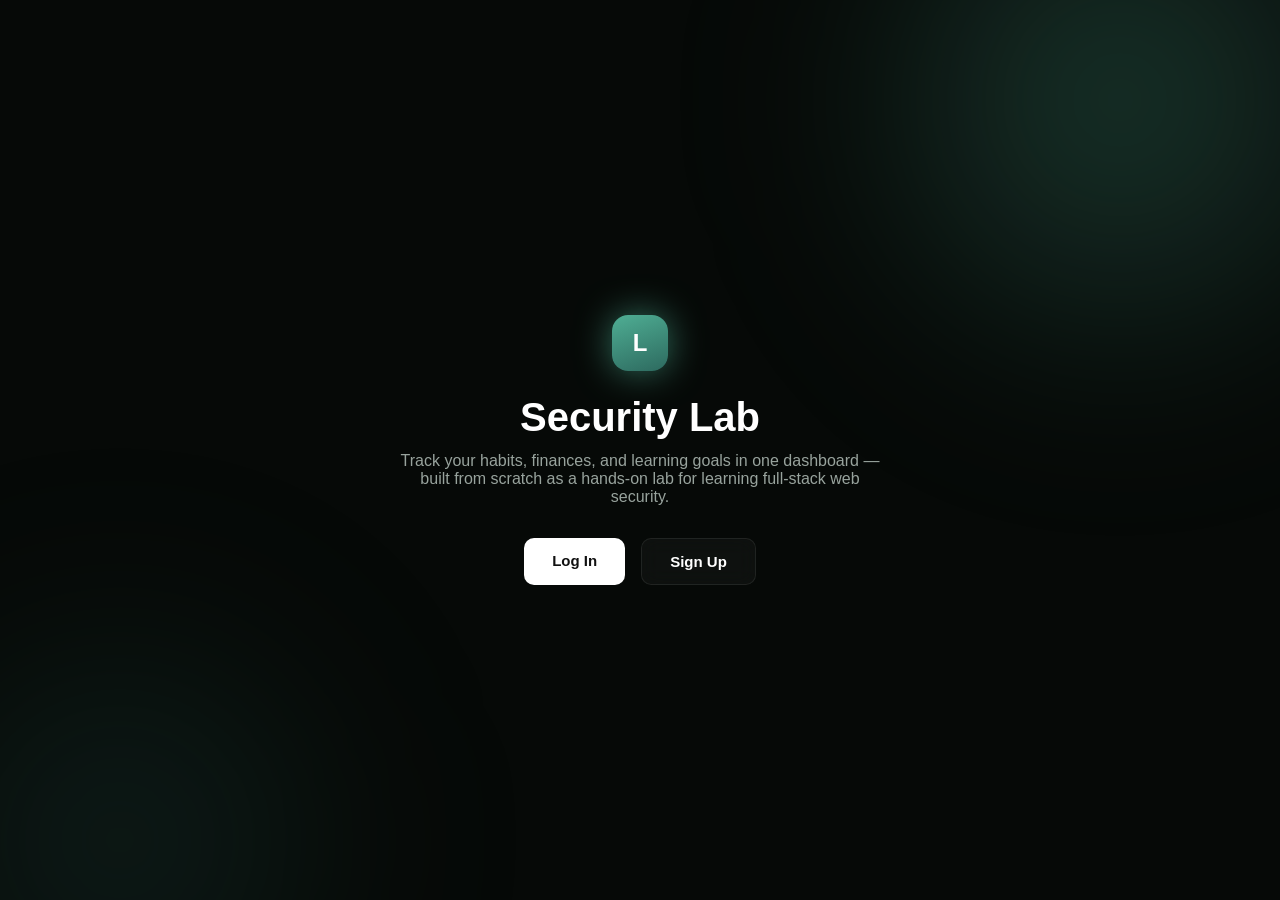
<file: index.html>
<!DOCTYPE html>
<html>
<head>
    <title>Security Lab</title>
    <link rel="stylesheet" href="auth-style.css">
    <style>
        .landing {
            display: flex;
            flex-direction: column;
            align-items: center;
            justify-content: center;
            min-height: 100vh;
            background: var(--bg);
            color: white;
            text-align: center;
            padding: 40px 20px;
            position: relative;
            overflow: hidden;
        }
        .landing::before,
        .landing::after {
            content: '';
            position: fixed;
            border-radius: 50%;
            filter: blur(90px);
            pointer-events: none;
            z-index: 0;
        }
        .landing::before {
            width: 640px;
            height: 640px;
            top: -220px;
            right: -160px;
            background: radial-gradient(circle, rgba(79, 174, 148, 0.3) 0%, rgba(79, 174, 148, 0) 70%);
            animation: drift 22s ease-in-out infinite;
        }
        .landing::after {
            width: 560px;
            height: 560px;
            bottom: -220px;
            left: -160px;
            background: radial-gradient(circle, rgba(45, 106, 95, 0.24) 0%, rgba(45, 106, 95, 0) 70%);
            animation: drift 26s ease-in-out infinite reverse;
        }
        @keyframes drift {
            0%, 100% { transform: translate(0, 0); }
            50% { transform: translate(30px, 40px); }
        }
        @media (prefers-reduced-motion: reduce) {
            .landing::before, .landing::after { animation: none; }
        }
        .landing .content {
            position: relative;
            z-index: 1;
            display: flex;
            flex-direction: column;
            align-items: center;
            animation: fadeInUp 0.6s ease both;
        }
        @keyframes fadeInUp {
            from { opacity: 0; transform: translateY(16px); }
            to { opacity: 1; transform: translateY(0); }
        }
        .landing .logo {
            width: 56px;
            height: 56px;
            border-radius: 16px;
            background: linear-gradient(160deg, var(--accent) 0%, var(--accent-dark) 100%);
            display: flex;
            align-items: center;
            justify-content: center;
            font-weight: 700;
            font-size: 24px;
            margin-bottom: 24px;
            box-shadow: 0 0 40px -6px var(--accent);
        }
        .landing h1 {
            font-size: 40px;
            margin-bottom: 12px;
        }
        .landing p {
            font-size: 16px;
            color: var(--text-dim);
            max-width: 480px;
            margin-bottom: 32px;
        }
        .landing .cta {
            display: flex;
            gap: 16px;
        }
        .landing .cta a {
            padding: 14px 28px;
            border-radius: 10px;
            font-weight: 600;
            text-decoration: none;
            font-size: 15px;
            transition: box-shadow 0.25s ease, background-color 0.25s ease, transform 0.15s ease;
        }
        .landing .cta a:active {
            transform: scale(0.97);
        }
        .landing .cta .primary {
            background: white;
            color: #111;
        }
        .landing .cta .primary:hover {
            background: #eee;
            box-shadow: 0 0 30px -8px rgba(255, 255, 255, 0.5);
        }
        .landing .cta .secondary {
            background: var(--surface);
            backdrop-filter: blur(10px);
            color: white;
            border: 1px solid var(--border);
        }
        .landing .cta .secondary:hover {
            background: rgba(255, 255, 255, 0.1);
            border-color: var(--border-strong);
            box-shadow: 0 0 22px -6px var(--accent);
        }
    </style>
</head>
<body>
    <div class="landing">
        <div class="content">
            <div class="logo">L</div>
            <h1>Security Lab</h1>
            <p>Track your habits, finances, and learning goals in one dashboard &mdash; built from scratch as a hands-on lab for learning full-stack web security.</p>
            <div class="cta">
                <a href="login.html" class="primary">Log In</a>
                <a href="register.html" class="secondary">Sign Up</a>
            </div>
        </div>
    </div>
</body>
</html>
</file>
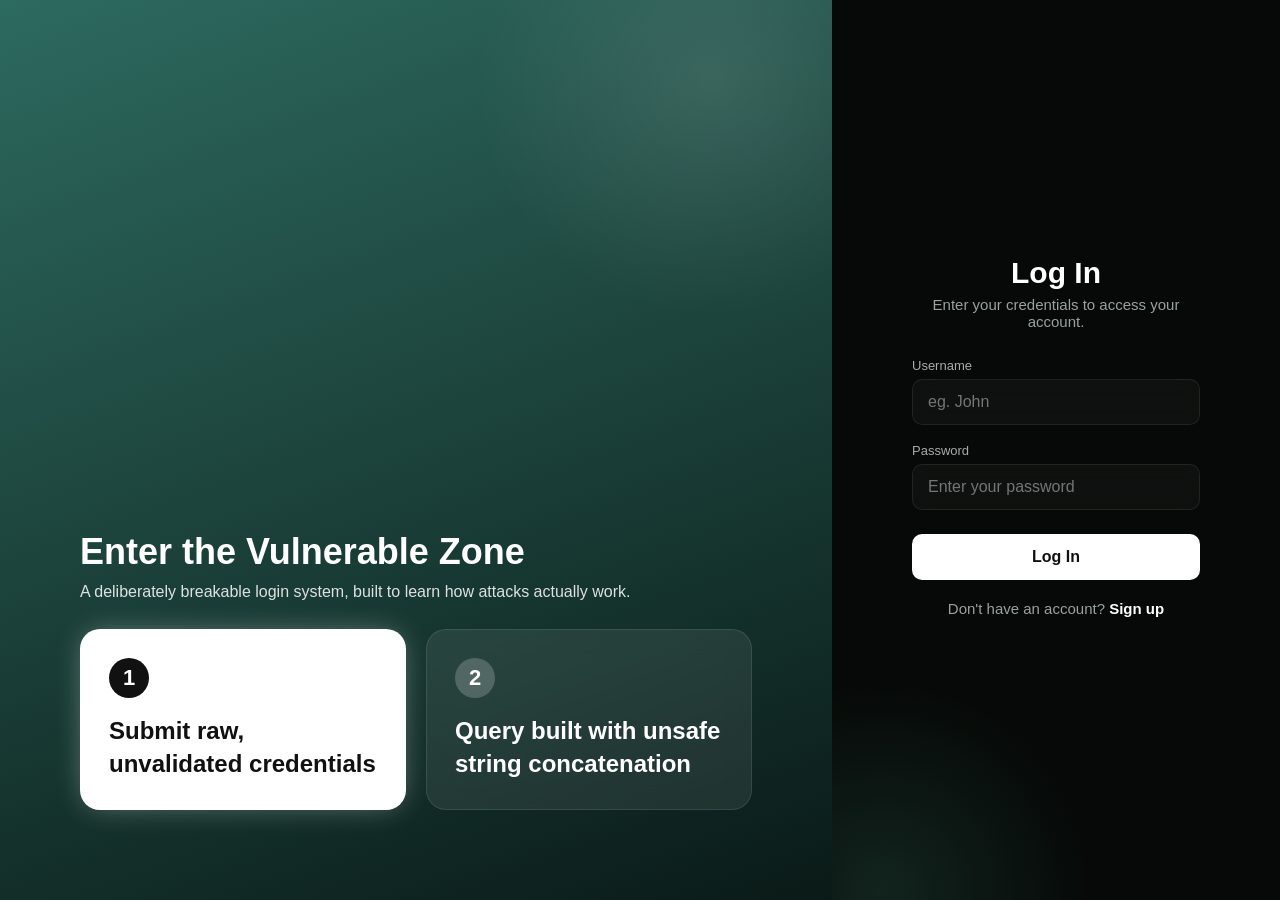
<file: login.html>
<!DOCTYPE html>
<html>
<head>
    <title>Login</title>
    <link rel="stylesheet" href="auth-style.css">
</head>
<body>
    <div class="auth-container">
        <div class="auth-visual">
            <h2>Enter the Vulnerable Zone</h2>
            <p>A deliberately breakable login system, built to learn how attacks actually work.</p>
            <div class="steps">
                <div class="step active">
                    <div class="step-number">1</div>
                    Submit raw, unvalidated credentials
                </div>
                <div class="step">
                    <div class="step-number">2</div>
                    Query built with unsafe string concatenation
                </div>
            </div>
        </div>

        <div class="auth-form">
            <h1>Log In</h1>
            <p>Enter your credentials to access your account.</p>

            <form action="login.php" method="POST">
                <div class="form-group">
                    <label for="username">Username</label>
                    <input type="text" id="username" name="username" placeholder="eg. John" autocomplete="username" required>
                </div>
                <div class="form-group">
                    <label for="password">Password</label>
                    <input type="password" id="password" name="password" placeholder="Enter your password" autocomplete="current-password" required>
                </div>
                <button type="submit" class="submit-btn">Log In</button>
            </form>

            <p class="switch-link">Don't have an account? <a href="register.html">Sign up</a></p>
        </div>
    </div>
    <script src="auth.js"></script>
</body>
</html>
</file>
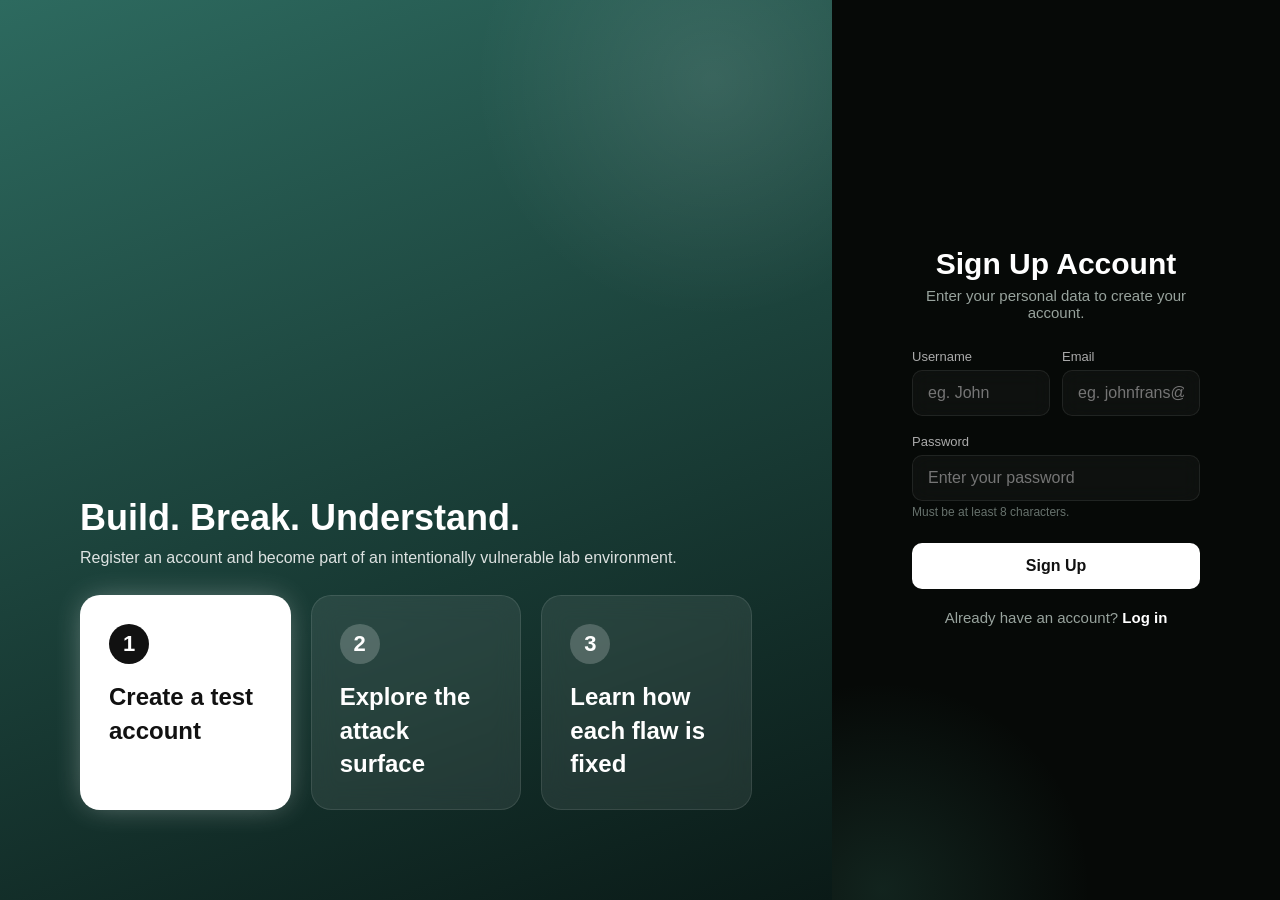
<file: register.html>
<!DOCTYPE html>
<html>
<head>
    <title>Sign Up</title>
    <link rel="stylesheet" href="auth-style.css">
</head>
<body>
    <div class="auth-container">
        <div class="auth-visual">
            <h2>Build. Break. Understand.</h2>
            <p>Register an account and become part of an intentionally vulnerable lab environment.</p>
            <div class="steps">
                <div class="step active">
                    <div class="step-number">1</div>
                    Create a test account
                </div>
                <div class="step">
                    <div class="step-number">2</div>
                    Explore the attack surface
                </div>
                <div class="step">
                    <div class="step-number">3</div>
                    Learn how each flaw is fixed
                </div>
            </div>
        </div>

        <div class="auth-form">
            <h1>Sign Up Account</h1>
            <p>Enter your personal data to create your account.</p>

            <form action="register.php" method="POST">
                <div class="form-row">
                    <div class="form-group">
                        <label for="username">Username</label>
                        <input type="text" id="username" name="username" placeholder="eg. John" autocomplete="username" required>
                    </div>
                    <div class="form-group">
                        <label for="email">Email</label>
                        <input type="email" id="email" name="email" placeholder="eg. johnfrans@gmail.com" autocomplete="email" required>
                    </div>
                </div>
                <div class="form-group">
                    <label for="password">Password</label>
                    <input type="password" id="password" name="password" placeholder="Enter your password" autocomplete="new-password" required>
                    <div class="form-hint">Must be at least 8 characters.</div>
                </div>
                <button type="submit" class="submit-btn">Sign Up</button>
            </form>

            <p class="switch-link">Already have an account? <a href="login.html">Log in</a></p>
        </div>
    </div>
    <script src="auth.js"></script>
</body>
</html>
</file>
<file: auth-style.css>
:root {
    --bg: #060907;
    --surface: rgba(255, 255, 255, 0.035);
    --border: rgba(255, 255, 255, 0.08);
    --border-strong: rgba(127, 191, 174, 0.35);
    --accent: #4fae94;
    --accent-strong: #7fbfae;
    --accent-dark: #2d6a5f;
    --accent-soft: rgba(79, 174, 148, 0.16);
    --text: #f3f6f4;
    --text-dim: #98a39d;
    --text-faint: #66716c;
    --danger: #d97b7b;
}

* {
    margin: 0;
    padding: 0;
    box-sizing: border-box;
}

body {
    font-family: 'Segoe UI', Arial, sans-serif;
    background: var(--bg);
    height: 100vh;
    width: 100vw;
    font-size: 16px;
}

.auth-container {
    display: flex;
    width: 100%;
    height: 100vh;
    background: var(--bg);
}

/* Left panel */
.auth-visual {
    flex: 7;
    background: linear-gradient(160deg, var(--accent-dark) 0%, #0a1a17 100%);
    padding: 60px 80px 90px 80px;
    display: flex;
    flex-direction: column;
    justify-content: flex-end;
    color: white;
    position: relative;
    overflow: hidden;
}

.auth-visual::before {
    content: '';
    position: absolute;
    width: 480px;
    height: 480px;
    top: -160px;
    right: -120px;
    background: radial-gradient(circle, rgba(255, 255, 255, 0.1) 0%, rgba(255, 255, 255, 0) 70%);
    border-radius: 50%;
    pointer-events: none;
}

.auth-visual h2 {
    margin-top: 50vh;
    font-size: 36px;
    margin-bottom: 10px;
    position: relative;
}

.auth-visual p {
    font-size: 16px;
    opacity: 0.85;
    margin-bottom: 28px;
    position: relative;
}

.steps {
    display: flex;
    gap: 20px;
    max-width: 960px;
    position: relative;
}

.step {
    background: rgba(255, 255, 255, 0.08);
    border: 1px solid rgba(255, 255, 255, 0.1);
    backdrop-filter: blur(12px);
    border-radius: 20px;
    padding: 28px;
    flex: 1;
    font-size: 24px;
    font-weight: 600;
    line-height: 1.4;
    display: flex;
    flex-direction: column;
    align-items: flex-start;
    justify-content: flex-start;
    text-align: left;
    transition: all 0.3s ease;
}

.step-number {
    display: inline-block;
    width: 40px;
    height: 40px;
    border-radius: 50%;
    background: rgba(255, 255, 255, 0.2);
    text-align: center;
    line-height: 40px;
    font-size: 22px;
    font-weight: 700;
    margin-bottom: 16px;
}

.step.active {
    background: white;
    color: #111;
    box-shadow: 0 0 30px -6px rgba(255, 255, 255, 0.4);
}

.step.active .step-number {
    background: #111;
    color: white;
}

/* Right panel (form) */
.auth-form {
    flex: 3;
    background: var(--bg);
    padding: 60px 80px;
    color: white;
    display: flex;
    flex-direction: column;
    align-items: center;
    justify-content: center;
    text-align: center;
    position: relative;
    overflow: hidden;
}

.auth-form::before {
    content: '';
    position: absolute;
    width: 420px;
    height: 420px;
    bottom: -200px;
    left: -160px;
    background: radial-gradient(circle, rgba(79, 174, 148, 0.16) 0%, rgba(79, 174, 148, 0) 70%);
    border-radius: 50%;
    pointer-events: none;
}

.auth-form h1 {
    font-size: 30px;
    margin-bottom: 6px;
    text-align: center;
    width: 100%;
    position: relative;
}

.auth-form > p {
    font-size: 15px;
    color: var(--text-dim);
    margin-bottom: 28px;
    text-align: center;
    width: 100%;
    position: relative;
}

.auth-form form {
    width: 100%;
    position: relative;
}

.form-row {
    display: flex;
    gap: 12px;
}

.form-group {
    margin-bottom: 18px;
    flex: 1;
    text-align: left;
}

.form-group label {
    display: block;
    font-size: 13px;
    color: #aaa;
    margin-bottom: 6px;
}

.form-group input {
    width: 100%;
    padding: 13px 15px;
    background: var(--surface);
    backdrop-filter: blur(10px);
    border: 1px solid var(--border);
    border-radius: 10px;
    color: white;
    font-size: 16px;
    transition: background-color 0.35s ease, border-color 0.35s ease, box-shadow 0.35s ease;
}

.form-group input:focus,
.form-group input:not(:placeholder-shown) {
    outline: none;
    background: rgba(0, 0, 0, 0.3);
    border-color: var(--accent-dark);
    box-shadow: 0 0 0 3px var(--accent-soft);
}

.form-hint {
    font-size: 12px;
    color: var(--text-faint);
    margin-top: 4px;
}

.submit-btn {
    width: 100%;
    padding: 14px;
    background: white;
    color: #111;
    border: none;
    border-radius: 10px;
    font-size: 16px;
    font-weight: 600;
    cursor: pointer;
    margin-top: 6px;
    transition: box-shadow 0.3s ease, transform 0.15s ease, background-color 0.3s ease;
}

.submit-btn:hover {
    background: #eee;
    box-shadow: 0 0 30px -8px rgba(255, 255, 255, 0.5);
}

.submit-btn:active {
    transform: scale(0.98);
}

.switch-link {
    text-align: center;
    margin-top: 20px;
    font-size: 14px;
    color: var(--text-dim);
    width: 100%;
    position: relative;
}

.switch-link a {
    color: white;
    font-weight: 600;
    text-decoration: none;
}

.auth-banner {
    width: 100%;
    padding: 12px 16px;
    border-radius: 10px;
    font-size: 13px;
    font-weight: 600;
    margin-bottom: 20px;
    text-align: left;
    position: relative;
    animation: fadeInUp 0.35s ease both;
}

@keyframes fadeInUp {
    from { opacity: 0; transform: translateY(-6px); }
    to { opacity: 1; transform: translateY(0); }
}

.auth-banner.error {
    background: rgba(217, 123, 123, 0.15);
    color: #e39a9a;
    border: 1px solid rgba(217, 123, 123, 0.4);
}

.auth-banner.success {
    background: var(--accent-soft);
    color: var(--accent-strong);
    border: 1px solid rgba(45, 106, 95, 0.5);
}

.form-hint.hint-ok {
    color: var(--accent-strong);
}

@media (max-width: 900px) {
    .auth-container {
        flex-direction: column;
        height: auto;
        min-height: 100vh;
    }

    .auth-visual {
        padding: 40px 32px;
    }

    .auth-visual h2 {
        margin-top: 0;
    }

    .steps {
        flex-direction: column;
    }

    .auth-form {
        padding: 40px 32px;
    }

    .form-row {
        flex-direction: column;
        gap: 0;
    }
}
</file>
